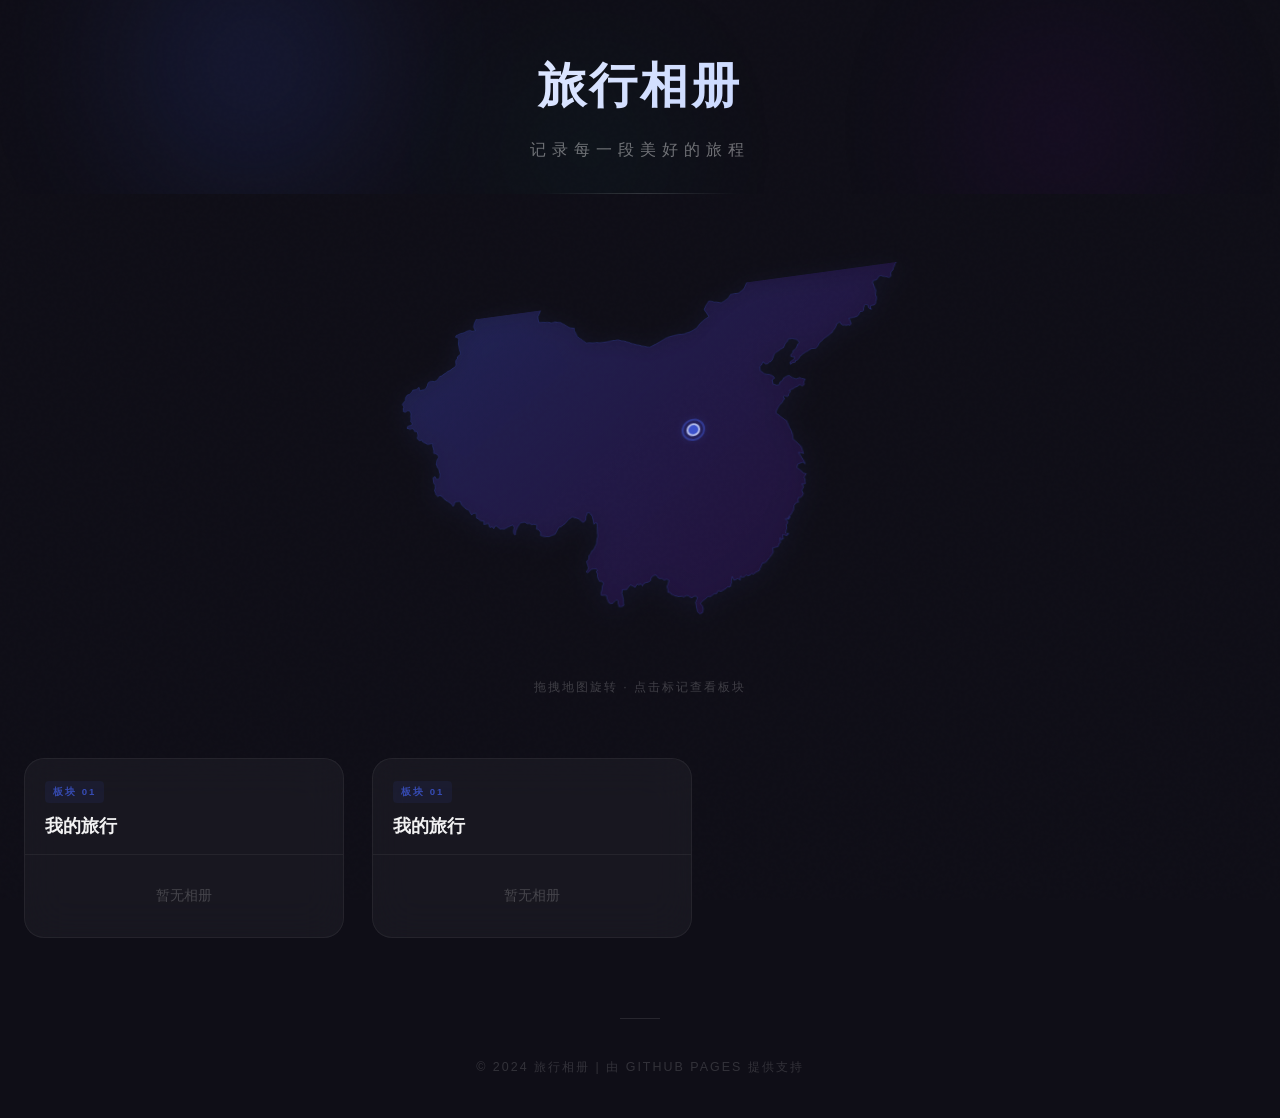
<file: index.html>
<!DOCTYPE html>
<html lang="zh-CN">
<head>
    <meta charset="UTF-8">
    <meta name="viewport" content="width=device-width, initial-scale=1.0">
    <title>旅行相册 - 记录美好旅程</title>
    <link rel="stylesheet" href="css/style.css">
    <link rel="stylesheet" href="css/animations.css">
</head>
<body>
    <div class="bg-decor">
        <div class="bg-orb"></div>
        <div class="bg-orb"></div>
        <div class="bg-orb"></div>
        <div class="bg-orb"></div>
        <div class="bg-orb"></div>
    </div>

    <div class="content-layer">
        <header class="hero-header">
            <div class="header-orbs">
                <div class="header-orb"></div>
                <div class="header-orb"></div>
                <div class="header-orb"></div>
            </div>
            <div class="container">
                <h1>旅行相册</h1>
                <p>记录每一段美好的旅程</p>
            </div>
        </header>

        <section class="map-section">
            <div class="map-wrapper" id="map-wrapper">
                <div class="map-scene" id="map-scene">
                    <img class="china-map-img" src="china.svg" alt="中国地图">
                    <div class="map-markers" id="map-markers"></div>
                </div>
            </div>
            <div class="map-hint">拖拽地图旋转 · 点击标记查看板块</div>
        </section>

        <section class="sections-area">
            <div class="sections-track" id="sections-track">
                <div class="loading-spinner" id="loading"></div>
            </div>
        </section>

        <footer>
            <p>&copy; 2024 旅行相册 | 由 GitHub Pages 提供支持</p>
        </footer>
    </div>

    <div class="modal" id="password-modal">
        <div class="modal-content modal-enter">
            <h3>输入密码访问</h3>
            <input type="password" id="password-input" placeholder="请输入访问密码" autocomplete="off">
            <button class="btn" id="password-submit">确认访问</button>
            <p class="error" id="password-error">密码错误，请重试</p>
        </div>
    </div>

    <script src="js/crypto.js"></script>
    <script src="js/github-api.js"></script>
    <script src="js/app.js"></script>
</body>
</html>
</file>
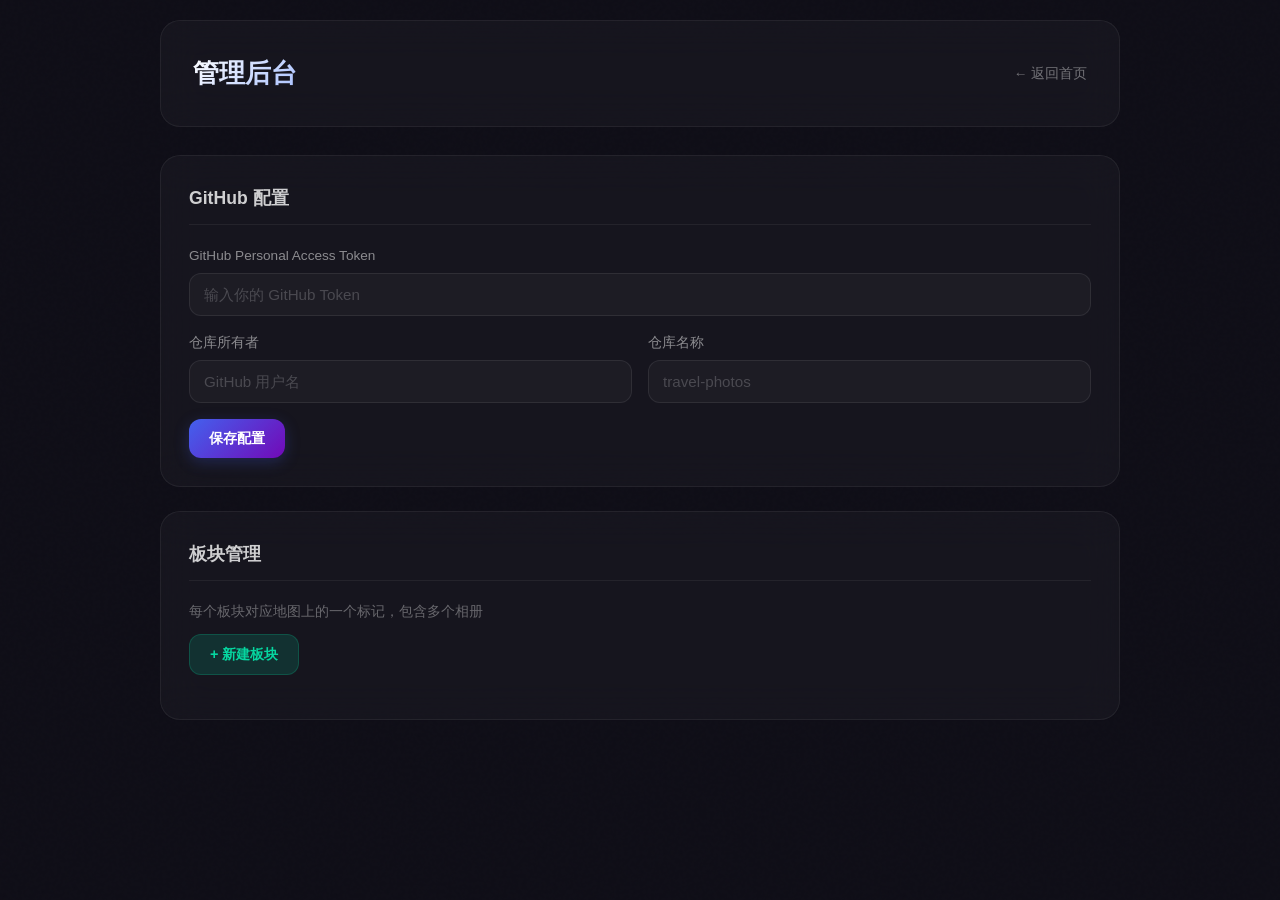
<file: admin.html>
<!DOCTYPE html>
<html lang="zh-CN">
<head>
    <meta charset="UTF-8">
    <meta name="viewport" content="width=device-width, initial-scale=1.0">
    <title>管理后台 - 旅行相册</title>
    <link rel="stylesheet" href="css/style.css">
    <link rel="stylesheet" href="css/animations.css">
    <style>
        .admin-container {
            max-width: 1000px;
            margin: 0 auto;
            padding: 20px;
        }
        
        .admin-header {
            background: rgba(255,255,255,0.03);
            backdrop-filter: blur(20px);
            color: white;
            padding: 32px;
            border-radius: 20px;
            margin-bottom: 28px;
            display: flex;
            justify-content: space-between;
            align-items: center;
            border: 1px solid rgba(255,255,255,0.06);
        }
        
        .admin-header h1 {
            font-size: 1.6rem;
            font-weight: 700;
            background: linear-gradient(135deg, #fff, #a8c0ff);
            -webkit-background-clip: text;
            -webkit-text-fill-color: transparent;
            background-clip: text;
        }
        
        .back-link {
            color: rgba(255,255,255,0.4);
            text-decoration: none;
            transition: var(--transition);
            font-size: 0.85rem;
        }
        
        .back-link:hover {
            color: rgba(255,255,255,0.8);
        }
        
        .section {
            background: rgba(255,255,255,0.03);
            backdrop-filter: blur(20px);
            border-radius: 20px;
            padding: 28px;
            margin-bottom: 24px;
            border: 1px solid rgba(255,255,255,0.06);
        }
        
        .section h2 {
            color: rgba(255,255,255,0.8);
            margin-bottom: 20px;
            padding-bottom: 12px;
            border-bottom: 1px solid rgba(255,255,255,0.06);
            font-size: 1.1rem;
            font-weight: 600;
        }
        
        .form-group {
            margin-bottom: 16px;
        }
        
        .form-group label {
            display: block;
            margin-bottom: 6px;
            font-weight: 500;
            color: rgba(255,255,255,0.5);
            font-size: 0.85rem;
        }
        
        .form-group input,
        .form-group textarea {
            width: 100%;
            padding: 12px 14px;
            border: 1px solid rgba(255,255,255,0.08);
            border-radius: 12px;
            font-size: 0.95rem;
            transition: var(--transition);
            background: rgba(255,255,255,0.03);
            color: white;
        }

        .form-group input::placeholder {
            color: rgba(255,255,255,0.2);
        }
        
        .form-group input:focus,
        .form-group textarea:focus {
            outline: none;
            border-color: rgba(67, 97, 238, 0.4);
            box-shadow: 0 0 0 3px rgba(67, 97, 238, 0.1);
            background: rgba(255,255,255,0.05);
        }
        
        .form-row {
            display: flex;
            gap: 16px;
        }
        
        .form-row .form-group {
            flex: 1;
        }
        
        .checkbox-group {
            display: flex;
            align-items: center;
            gap: 10px;
            margin-bottom: 15px;
        }
        
        .checkbox-group input[type="checkbox"] {
            width: 18px;
            height: 18px;
        }
        
        .btn {
            padding: 10px 20px;
            border: none;
            border-radius: 12px;
            font-size: 0.9rem;
            font-weight: 600;
            cursor: pointer;
            transition: var(--transition);
        }
        
        .btn-primary {
            background: linear-gradient(135deg, #4361ee, #7209b7);
            color: white;
            box-shadow: 0 4px 15px rgba(67, 97, 238, 0.25);
        }
        
        .btn-primary:hover {
            transform: translateY(-2px);
            box-shadow: 0 6px 20px rgba(67, 97, 238, 0.35);
        }
        
        .btn-danger {
            background: rgba(231, 76, 60, 0.15);
            color: #ff6b6b;
            border: 1px solid rgba(231, 76, 60, 0.2);
        }
        
        .btn-danger:hover {
            background: rgba(231, 76, 60, 0.25);
        }
        
        .btn-success {
            background: rgba(6, 214, 160, 0.15);
            color: #06d6a0;
            border: 1px solid rgba(6, 214, 160, 0.2);
        }
        
        .btn-success:hover {
            background: rgba(6, 214, 160, 0.25);
        }
        
        .btn-sm {
            padding: 6px 14px;
            font-size: 0.82rem;
        }
        
        .section-item {
            display: flex;
            justify-content: space-between;
            align-items: center;
            padding: 16px 18px;
            border: 1px solid rgba(255,255,255,0.06);
            border-radius: 14px;
            margin-bottom: 10px;
            transition: var(--transition);
            background: rgba(255,255,255,0.02);
        }
        
        .section-item:hover {
            background: rgba(255,255,255,0.05);
            border-color: rgba(255,255,255,0.1);
        }
        
        .section-info {
            flex: 1;
        }
        
        .section-name {
            font-weight: 600;
            color: rgba(255,255,255,0.9);
            margin-bottom: 4px;
        }
        
        .section-meta {
            font-size: 0.8rem;
            color: rgba(255,255,255,0.3);
        }
        
        .section-actions {
            display: flex;
            gap: 8px;
        }
        
        .album-item {
            position: relative;
            border-radius: 12px;
            overflow: hidden;
            box-shadow: 0 4px 15px rgba(0,0,0,0.3);
            border: 1px solid rgba(255,255,255,0.04);
            background: rgba(255,255,255,0.03);
        }
        
        .album-item img {
            width: 100%;
            height: 120px;
            object-fit: cover;
            display: block;
        }
        
        .album-item-name {
            padding: 10px 12px 4px;
            font-size: 0.85rem;
            font-weight: 600;
            color: rgba(255,255,255,0.9);
        }
        
        .album-item-count {
            padding: 0 12px 8px;
            font-size: 0.75rem;
            color: rgba(255,255,255,0.3);
        }
        
        .album-item-buttons {
            padding: 0 12px 12px;
            display: flex;
            gap: 6px;
            flex-wrap: wrap;
        }
        
        .album-item-buttons .btn {
            flex: 1;
            min-width: 50px;
        }
        
        .image-panel-grid {
            display: grid;
            grid-template-columns: repeat(auto-fill, minmax(180px, 1fr));
            gap: 14px;
        }
        
        .image-panel-item {
            border-radius: 12px;
            overflow: hidden;
            background: rgba(255,255,255,0.03);
            border: 1px solid rgba(255,255,255,0.06);
        }
        
        .image-panel-item img {
            width: 100%;
            height: 140px;
            object-fit: cover;
            display: block;
        }
        
        .image-panel-item-info {
            padding: 10px 12px;
            display: flex;
            align-items: center;
            gap: 8px;
        }
        
        .image-panel-item-index {
            font-size: 0.75rem;
            color: rgba(255,255,255,0.4);
            flex: 1;
        }
        
        .album-edit-btn {
            position: absolute;
            top: 6px;
            left: 6px;
            background: rgba(67, 97, 238, 0.8);
            color: white;
            border: none;
            border-radius: 6px;
            padding: 3px 8px;
            font-size: 0.7rem;
            cursor: pointer;
            opacity: 0;
            transition: var(--transition);
        }
        
        .album-item:hover .album-edit-btn {
            opacity: 1;
        }
        
        .album-delete-btn {
            position: absolute;
            top: 6px;
            right: 6px;
            background: rgba(231, 76, 60, 0.8);
            color: white;
            border: none;
            border-radius: 50%;
            width: 22px;
            height: 22px;
            cursor: pointer;
            display: flex;
            align-items: center;
            justify-content: center;
            font-size: 0.75rem;
            opacity: 0;
            transition: var(--transition);
        }
        
        .album-item:hover .album-delete-btn {
            opacity: 1;
        }
        
        .section-list, .album-list {
            list-style: none;
            margin-top: 16px;
        }
        
        .album-grid {
            display: grid;
            grid-template-columns: repeat(auto-fill, minmax(160px, 1fr));
            gap: 14px;
            margin-top: 16px;
        }
        
        .message {
            padding: 12px 16px;
            border-radius: 12px;
            margin-bottom: 16px;
            display: none;
            font-size: 0.9rem;
        }
        
        .message.success {
            background: rgba(6, 214, 160, 0.1);
            color: #06d6a0;
            border: 1px solid rgba(6, 214, 160, 0.15);
        }
        
        .message.error {
            background: rgba(231, 76, 60, 0.1);
            color: #ff6b6b;
            border: 1px solid rgba(231, 76, 60, 0.15);
        }
        
        .upload-area {
            border: 2px dashed rgba(255,255,255,0.08);
            border-radius: 14px;
            padding: 36px;
            text-align: center;
            cursor: pointer;
            transition: var(--transition);
            margin-top: 16px;
        }
        
        .upload-area:hover {
            border-color: rgba(67, 97, 238, 0.4);
            background: rgba(67, 97, 238, 0.05);
        }
        
        .upload-area p {
            color: rgba(255,255,255,0.3);
            font-size: 0.9rem;
        }
        
        #file-input {
            display: none;
        }
        
        .loading-overlay {
            display: none;
            position: fixed;
            top: 0;
            left: 0;
            width: 100%;
            height: 100%;
            background: rgba(0, 0, 0, 0.7);
            backdrop-filter: blur(10px);
            z-index: 1000;
            align-items: center;
            justify-content: center;
        }
        
        .loading-overlay.active {
            display: flex;
        }
        
        .loading-content {
            background: rgba(30, 30, 50, 0.95);
            backdrop-filter: blur(20px);
            padding: 36px 44px;
            border-radius: 20px;
            text-align: center;
            min-width: 300px;
            box-shadow: 0 30px 80px rgba(0,0,0,0.4);
            border: 1px solid rgba(255,255,255,0.06);
        }

        .progress-bar-wrapper {
            width: 100%;
        }

        .progress-bar-track {
            width: 100%;
            height: 6px;
            background: rgba(255,255,255,0.06);
            border-radius: 3px;
            overflow: hidden;
        }

        .progress-bar-fill {
            height: 100%;
            width: 0%;
            background: linear-gradient(90deg, #4361ee, #7209b7);
            border-radius: 3px;
            transition: width 0.3s ease;
            box-shadow: 0 0 10px rgba(67, 97, 238, 0.3);
        }

        .progress-bar-text {
            margin-top: 10px;
            font-size: 0.8rem;
            color: rgba(255,255,255,0.35);
            font-weight: 500;
            letter-spacing: 1px;
        }

        #loading-status {
            color: rgba(255,255,255,0.9);
            font-weight: 600;
        }

        #loading-detail {
            color: rgba(255,255,255,0.35);
            font-size: 0.82rem;
        }
    </style>
</head>
<body>
    <div class="bg-decor">
        <div class="bg-orb"></div>
        <div class="bg-orb"></div>
        <div class="bg-orb"></div>
        <div class="bg-orb"></div>
        <div class="bg-orb"></div>
    </div>

    <div class="content-layer">
    <div class="admin-container">
        <div class="admin-header">
            <h1>管理后台</h1>
            <a href="index.html" class="back-link">← 返回首页</a>
        </div>
        
        <div id="message" class="message"></div>
        
        <div class="section" id="config-section">
            <h2>GitHub 配置</h2>
            <div class="form-group">
                <label>GitHub Personal Access Token</label>
                <input type="password" id="token-input" placeholder="输入你的 GitHub Token">
            </div>
            <div class="form-row">
                <div class="form-group">
                    <label>仓库所有者</label>
                    <input type="text" id="owner-input" placeholder="GitHub 用户名">
                </div>
                <div class="form-group">
                    <label>仓库名称</label>
                    <input type="text" id="repo-input" placeholder="travel-photos">
                </div>
            </div>
            <button class="btn btn-primary" id="save-config">保存配置</button>
        </div>
        
        <div class="section" id="section-mgmt">
            <h2>板块管理</h2>
            <p style="color: rgba(255,255,255,0.35); font-size: 0.85rem; margin-bottom: 12px;">每个板块对应地图上的一个标记，包含多个相册</p>
            <button class="btn btn-success" id="add-section">+ 新建板块</button>
            <ul class="section-list" id="section-list"></ul>
        </div>
        
        <div class="section" id="album-section" style="display: none;">
            <h2>相册管理 - <span id="current-section-name"></span></h2>
            <button class="btn btn-success" id="add-album">+ 新建相册</button>
            <div class="album-grid" id="album-list"></div>
        </div>
        
        <div class="section" id="upload-section" style="display: none;">
            <h2>上传图片</h2>
            <input type="file" id="album-file-input" accept="image/*" multiple style="display: none;">
            <button class="btn btn-primary" id="upload-images">选择图片上传到当前相册</button>
        </div>
        
        <div class="section" id="image-panel" style="display: none;">
            <div style="display: flex; justify-content: space-between; align-items: center; margin-bottom: 16px;">
                <h2 id="image-panel-title" style="margin-bottom: 0;">图片列表</h2>
                <button class="btn btn-sm" style="background:rgba(255,255,255,0.1);color:rgba(255,255,255,0.7)" onclick="Admin.hideImagePanel()">关闭</button>
            </div>
            <div class="image-panel-grid" id="image-panel-grid"></div>
        </div>
    </div>
    </div>
    
    <div class="loading-overlay" id="loading-overlay">
        <div class="loading-content">
            <div class="loading-spinner"></div>
            <p id="loading-status" style="margin-top: 15px; font-weight: 600;">处理中...</p>
            <p id="loading-detail" style="margin-top: 6px; font-size: 0.85rem; color: #6b7280;"></p>
            <div class="progress-bar-wrapper" id="progress-wrapper" style="display: none; margin-top: 14px;">
                <div class="progress-bar-track">
                    <div class="progress-bar-fill" id="progress-fill"></div>
                </div>
                <div class="progress-bar-text" id="progress-text">0%</div>
            </div>
        </div>
    </div>
    
    <script src="js/crypto.js"></script>
    <script src="js/github-api.js"></script>
    <script src="js/compressor.js"></script>
    <script src="js/admin.js"></script>
</body>
</html>
</file>
<file: css/style.css>
:root {
    --primary-color: #1a1a2e;
    --secondary-color: #4361ee;
    --accent-color: #e74c3c;
    --background-color: #0f0e17;
    --card-background: rgba(255, 255, 255, 0.04);
    --text-color: #fffffe;
    --text-light: rgba(255, 255, 255, 0.5);
    --shadow: 0 4px 20px rgba(0, 0, 0, 0.2);
    --shadow-hover: 0 16px 40px rgba(0, 0, 0, 0.3);
    --radius: 20px;
    --transition: all 0.3s cubic-bezier(0.4, 0, 0.2, 1);
    --border: rgba(255, 255, 255, 0.06);
    --glass: rgba(255, 255, 255, 0.03);
}

* {
    margin: 0;
    padding: 0;
    box-sizing: border-box;
}

body {
    font-family: -apple-system, BlinkMacSystemFont, 'Segoe UI', Roboto, 'Helvetica Neue', Arial, sans-serif;
    background: var(--background-color);
    color: var(--text-color);
    line-height: 1.6;
    min-height: 100vh;
    position: relative;
    overflow-x: hidden;
}

/* ===== 背景装饰层 ===== */
.bg-decor {
    position: fixed;
    inset: 0;
    pointer-events: none;
    z-index: 0;
    overflow: hidden;
}

.bg-orb {
    position: absolute;
    border-radius: 50%;
    filter: blur(100px);
    opacity: 0;
    animation: bgOrbFloat 20s ease-in-out infinite, bgOrbFade 2s ease forwards;
}

.bg-orb:nth-child(1) {
    width: 500px;
    height: 500px;
    background: rgba(67, 97, 238, 0.12);
    top: -10%;
    left: -10%;
    animation-delay: 0s;
}

.bg-orb:nth-child(2) {
    width: 400px;
    height: 400px;
    background: rgba(114, 9, 183, 0.1);
    top: 30%;
    right: -10%;
    animation-delay: -4s;
    animation-duration: 25s;
}

.bg-orb:nth-child(3) {
    width: 350px;
    height: 350px;
    background: rgba(6, 214, 160, 0.06);
    bottom: -5%;
    left: 20%;
    animation-delay: -8s;
    animation-duration: 22s;
}

.bg-orb:nth-child(4) {
    width: 300px;
    height: 300px;
    background: rgba(255, 107, 107, 0.06);
    top: 50%;
    left: 50%;
    animation-delay: -12s;
    animation-duration: 28s;
}

.bg-orb:nth-child(5) {
    width: 250px;
    height: 250px;
    background: rgba(67, 97, 238, 0.08);
    top: 10%;
    right: 20%;
    animation-delay: -6s;
    animation-duration: 18s;
}

@keyframes bgOrbFloat {
    0%, 100% { transform: translate(0, 0) scale(1); }
    20% { transform: translate(50px, -40px) scale(1.1); }
    40% { transform: translate(-40px, 60px) scale(0.9); }
    60% { transform: translate(60px, 30px) scale(1.05); }
    80% { transform: translate(-30px, -50px) scale(0.95); }
}

@keyframes bgOrbFade {
    from { opacity: 0; }
    to { opacity: 1; }
}

/* 背景噪点纹理 */
.bg-decor::after {
    content: '';
    position: absolute;
    inset: 0;
    background-image: url("data:image/svg+xml,%3Csvg viewBox='0 0 256 256' xmlns='http://www.w3.org/2000/svg'%3E%3Cfilter id='noise'%3E%3CfeTurbulence type='fractalNoise' baseFrequency='0.9' numOctaves='4' stitchTiles='stitch'/%3E%3C/filter%3E%3Crect width='100%25' height='100%25' filter='url(%23noise)' opacity='0.03'/%3E%3C/svg%3E");
    opacity: 0.4;
}

.content-layer {
    position: relative;
    z-index: 1;
}

.scroll-animate {
    opacity: 0;
}

.scroll-animate.visible {
    opacity: 1;
}

.container {
    max-width: 1200px;
    margin: 0 auto;
    padding: 0 24px;
}

/* ===== Header ===== */
header {
    background: transparent;
    color: white;
    padding: 72px 0 64px;
    text-align: center;
    margin-bottom: 48px;
    position: relative;
    overflow: hidden;
}

.hero-header {
    background: transparent;
    color: white;
    padding: 48px 0 32px;
    text-align: center;
    position: relative;
    overflow: hidden;
}

.hero-header::before {
    content: '';
    position: absolute;
    bottom: 0;
    left: 50%;
    transform: translateX(-50%);
    width: 200px;
    height: 1px;
    background: linear-gradient(90deg, transparent, rgba(255,255,255,0.15), transparent);
}

header::before {
    content: '';
    position: absolute;
    bottom: 0;
    left: 50%;
    transform: translateX(-50%);
    width: 200px;
    height: 1px;
    background: linear-gradient(90deg, transparent, rgba(255,255,255,0.15), transparent);
}

.header-orbs {
    position: absolute;
    inset: 0;
    overflow: hidden;
    pointer-events: none;
}

.header-orb {
    position: absolute;
    border-radius: 50%;
    filter: blur(80px);
    opacity: 0.5;
    animation: orbFloat 12s ease-in-out infinite;
}

.header-orb:nth-child(1) {
    width: 250px;
    height: 250px;
    background: rgba(67, 97, 238, 0.3);
    top: -60px;
    left: 10%;
}

.header-orb:nth-child(2) {
    width: 180px;
    height: 180px;
    background: rgba(114, 9, 183, 0.25);
    top: 20%;
    right: 10%;
    animation-delay: -3s;
}

.header-orb:nth-child(3) {
    width: 150px;
    height: 150px;
    background: rgba(6, 214, 160, 0.15);
    bottom: -30px;
    left: 40%;
    animation-delay: -6s;
}

@keyframes orbFloat {
    0%, 100% { transform: translate(0, 0) scale(1); }
    25% { transform: translate(30px, -20px) scale(1.1); }
    50% { transform: translate(-20px, 30px) scale(0.9); }
    75% { transform: translate(20px, 10px) scale(1.05); }
}

@keyframes headerGlow {
    0%, 100% { transform: translate(0, 0); }
    50% { transform: translate(20px, -20px); }
}

header h1 {
    font-size: 3rem;
    font-weight: 800;
    margin-bottom: 12px;
    position: relative;
    background: linear-gradient(135deg, #ffffff 0%, #a8c0ff 50%, #7c83ff 100%);
    background-size: 200% 200%;
    -webkit-background-clip: text;
    -webkit-text-fill-color: transparent;
    background-clip: text;
    animation: shimmer 4s ease-in-out infinite;
    letter-spacing: 3px;
}

@keyframes shimmer {
    0%, 100% { background-position: 0% 50%; }
    50% { background-position: 100% 50%; }
}

header p {
    font-size: 1rem;
    opacity: 0.4;
    position: relative;
    letter-spacing: 6px;
    font-weight: 300;
    text-transform: uppercase;
}

/* ===== Map Section ===== */
.map-section {
    padding: 0 0 40px;
    position: relative;
}

.map-wrapper {
    perspective: 1200px;
    perspective-origin: 50% 40%;
    max-width: 900px;
    margin: 0 auto;
    height: 420px;
    display: flex;
    align-items: center;
    justify-content: center;
    cursor: grab;
    user-select: none;
}

.map-wrapper:active {
    cursor: grabbing;
}

.map-scene {
    position: relative;
    width: 550px;
    height: 360px;
    transform-style: preserve-3d;
    transform: rotateX(25deg) rotateY(-15deg);
    transition: transform 0.1s linear;
}

.china-map {
    width: 100%;
    height: 100%;
    pointer-events: none;
}

.china-map-img {
    width: 100%;
    height: 100%;
    object-fit: contain;
    pointer-events: none;
    filter: drop-shadow(0 4px 12px rgba(67,97,238,0.3));
}

.map-outline {
    transition: stroke 0.3s ease;
}

.map-grid {
    opacity: 0.5;
}

.map-markers {
    position: absolute;
    inset: 0;
    pointer-events: none;
}

.map-marker {
    position: absolute;
    width: 24px;
    height: 24px;
    transform: translate(-50%, -50%);
    cursor: pointer;
    pointer-events: auto;
    z-index: 2;
}

.map-marker-dot {
    width: 14px;
    height: 14px;
    border-radius: 50%;
    background: rgba(67, 97, 238, 0.8);
    border: 2px solid rgba(255,255,255,0.6);
    box-shadow: 0 0 12px rgba(67, 97, 238, 0.5);
    transition: all 0.3s ease;
    margin: 5px;
}

.map-marker:hover .map-marker-dot {
    transform: scale(1.3);
    background: rgba(67, 97, 238, 1);
    box-shadow: 0 0 20px rgba(67, 97, 238, 0.8);
}

.map-marker.active .map-marker-dot {
    background: rgba(255, 107, 107, 0.9);
    box-shadow: 0 0 20px rgba(255, 107, 107, 0.6);
    transform: scale(1.2);
}

.map-marker-pulse {
    position: absolute;
    inset: 0;
    border-radius: 50%;
    border: 2px solid rgba(67, 97, 238, 0.4);
    animation: markerPulse 2s ease-out infinite;
}

.map-marker.active .map-marker-pulse {
    border-color: rgba(255, 107, 107, 0.4);
}

@keyframes markerPulse {
    0% { transform: scale(1); opacity: 1; }
    100% { transform: scale(2.5); opacity: 0; }
}

.map-marker-label {
    position: absolute;
    top: -32px;
    left: 50%;
    transform: translateX(-50%);
    background: rgba(0,0,0,0.7);
    backdrop-filter: blur(8px);
    color: white;
    padding: 4px 10px;
    border-radius: 6px;
    font-size: 0.72rem;
    white-space: nowrap;
    opacity: 0;
    transition: opacity 0.3s ease;
    pointer-events: none;
    border: 1px solid rgba(255,255,255,0.1);
}

.map-marker:hover .map-marker-label,
.map-marker.active .map-marker-label {
    opacity: 1;
}

.map-hint {
    text-align: center;
    color: rgba(255,255,255,0.2);
    font-size: 0.78rem;
    letter-spacing: 2px;
    margin-top: 16px;
}

/* ===== Sections Area ===== */
.sections-area {
    padding: 0 0 60px;
    overflow: hidden;
}

.sections-track {
    display: flex;
    gap: 28px;
    padding: 20px 24px;
    overflow-x: auto;
    cursor: grab;
    scrollbar-width: none;
    -ms-overflow-style: none;
    scroll-behavior: auto;
}

.sections-track::-webkit-scrollbar {
    display: none;
}

.sections-track:active {
    cursor: grabbing;
}

.section-block {
    flex: 0 0 320px;
    background: rgba(255,255,255,0.04);
    backdrop-filter: blur(20px);
    border-radius: 20px;
    border: 1px solid rgba(255,255,255,0.06);
    overflow: hidden;
    transition: all 0.4s var(--ease-out-expo);
}

.section-block:hover {
    border-color: rgba(67,97,238,0.2);
    box-shadow: 0 8px 30px rgba(67,97,238,0.1);
}

.section-header {
    padding: 18px 20px 14px;
    border-bottom: 1px solid rgba(255,255,255,0.06);
}

.section-header-tag {
    display: inline-block;
    font-size: 0.6rem;
    font-weight: 600;
    letter-spacing: 2px;
    text-transform: uppercase;
    color: rgba(67, 97, 238, 0.7);
    background: rgba(67, 97, 238, 0.08);
    padding: 3px 8px;
    border-radius: 4px;
    margin-bottom: 8px;
}

.section-header-title {
    font-size: 1.15rem;
    font-weight: 700;
    color: rgba(255,255,255,0.95);
}

.section-albums {
    display: flex;
    flex-direction: column;
    gap: 2px;
    max-height: 420px;
    overflow-y: auto;
    scrollbar-width: none;
    -ms-overflow-style: none;
}

.section-albums::-webkit-scrollbar {
    display: none;
}

.album-row {
    display: flex;
    align-items: center;
    gap: 14px;
    padding: 12px 20px;
    cursor: pointer;
    transition: all 0.3s ease;
    position: relative;
}

.album-row:hover {
    background: rgba(255,255,255,0.04);
}

.album-row::after {
    content: '';
    position: absolute;
    bottom: 0;
    left: 20px;
    right: 20px;
    height: 1px;
    background: rgba(255,255,255,0.04);
}

.album-row:last-child::after {
    display: none;
}

.album-row-cover {
    width: 52px;
    height: 52px;
    border-radius: 10px;
    overflow: hidden;
    flex-shrink: 0;
}

.album-row-cover img {
    width: 100%;
    height: 100%;
    object-fit: cover;
    display: block;
}

.album-row-info {
    flex: 1;
    min-width: 0;
}

.album-row-name {
    font-size: 0.88rem;
    font-weight: 600;
    color: rgba(255,255,255,0.9);
    white-space: nowrap;
    overflow: hidden;
    text-overflow: ellipsis;
}

.album-row-count {
    font-size: 0.72rem;
    color: rgba(255,255,255,0.3);
    margin-top: 2px;
}

.album-row-arrow {
    color: rgba(255,255,255,0.15);
    transition: all 0.3s ease;
    flex-shrink: 0;
}

.album-row:hover .album-row-arrow {
    color: rgba(67, 97, 238, 0.7);
    transform: translateX(3px);
}
    position: relative;
    width: 100%;
}

.albums-track {
    display: flex;
    gap: 24px;
    padding: 20px 0;
    overflow-x: auto;
    scroll-behavior: smooth;
    scrollbar-width: none;
    -ms-overflow-style: none;
}

.albums-track::-webkit-scrollbar {
    display: none;
}

.album-card {
    flex: 0 0 340px;
    background: rgba(255,255,255,0.04);
    backdrop-filter: blur(20px);
    border-radius: 20px;
    overflow: hidden;
    border: 1px solid rgba(255,255,255,0.06);
    cursor: default;
    transition: all 0.4s var(--ease-out-expo);
    opacity: 0.5;
    transform: scale(0.95);
    padding: 20px;
}

.album-card.active {
    opacity: 1;
    transform: scale(1);
    border-color: rgba(67, 97, 238, 0.3);
    box-shadow: 0 8px 40px rgba(67, 97, 238, 0.15);
}

.album-card:hover {
    opacity: 1;
    transform: scale(1.01);
    border-color: rgba(67, 97, 238, 0.2);
}

.album-card-header {
    margin-bottom: 16px;
    padding-bottom: 12px;
    border-bottom: 1px solid rgba(255,255,255,0.06);
}

.album-card-tag {
    display: inline-block;
    font-size: 0.62rem;
    font-weight: 600;
    letter-spacing: 2px;
    text-transform: uppercase;
    color: rgba(67, 97, 238, 0.7);
    margin-bottom: 6px;
    background: rgba(67, 97, 238, 0.08);
    padding: 3px 8px;
    border-radius: 4px;
}

.album-card-title {
    font-size: 1.15rem;
    font-weight: 700;
    color: rgba(255,255,255,0.95);
}

.album-card-albums {
    display: flex;
    flex-direction: column;
    gap: 10px;
    max-height: 380px;
    overflow-y: auto;
    scrollbar-width: none;
    -ms-overflow-style: none;
}

.album-card-albums::-webkit-scrollbar {
    display: none;
}

.album-card-album {
    display: flex;
    align-items: center;
    gap: 12px;
    padding: 8px;
    border-radius: 12px;
    transition: all 0.3s ease;
    cursor: pointer;
}

.album-card-album:hover {
    background: rgba(255,255,255,0.06);
    transform: translateX(4px);
}

.album-card-album-cover {
    width: 56px;
    height: 56px;
    border-radius: 10px;
    overflow: hidden;
    flex-shrink: 0;
}

.album-card-album-cover img {
    width: 100%;
    height: 100%;
    object-fit: cover;
    display: block;
}

.album-card-album-info {
    flex: 1;
    min-width: 0;
}

.album-card-album-name {
    font-size: 0.88rem;
    font-weight: 600;
    color: rgba(255,255,255,0.9);
    white-space: nowrap;
    overflow: hidden;
    text-overflow: ellipsis;
}

.album-card-album-count {
    font-size: 0.72rem;
    color: rgba(255,255,255,0.3);
    margin-top: 2px;
}

.album-card-album-arrow {
    color: rgba(255,255,255,0.15);
    transition: all 0.3s ease;
    flex-shrink: 0;
}

.album-card-album:hover .album-card-album-arrow {
    color: rgba(67, 97, 238, 0.7);
    transform: translateX(3px);
}

/* ===== Card Grid ===== */
.grid {
    display: flex;
    flex-direction: column;
    gap: 0;
    padding-bottom: 40px;
}

.empty-hint {
    text-align: center;
    color: rgba(255,255,255,0.25);
    padding: 100px 20px;
    font-size: 1rem;
    letter-spacing: 2px;
}

/* ===== Album Row Layout ===== */
.album-row {
    padding: 0 0 80px;
    cursor: pointer;
}

.album-row-inner {
    display: flex;
    align-items: center;
    gap: 60px;
    max-width: 1100px;
    margin: 0 auto;
    padding: 0 24px;
}

.album-row-inner.reverse {
    flex-direction: row-reverse;
}

.album-cover {
    flex: 1.2;
    position: relative;
    border-radius: 20px;
    overflow: hidden;
    box-shadow: 0 8px 40px rgba(0, 0, 0, 0.3);
    aspect-ratio: 16 / 10;
}

.album-cover img {
    width: 100%;
    height: 100%;
    object-fit: cover;
    display: block;
    transition: transform 0.7s cubic-bezier(0.4, 0, 0.2, 1);
}

.album-row:hover .album-cover img {
    transform: scale(1.06);
}

.album-cover::after {
    content: '';
    position: absolute;
    inset: 0;
    border-radius: 20px;
    border: 1px solid rgba(255,255,255,0.06);
    pointer-events: none;
    transition: border-color 0.4s ease;
}

.album-row:hover .album-cover::after {
    border-color: rgba(67, 97, 238, 0.25);
}

.album-lock {
    position: absolute;
    top: 16px;
    right: 16px;
    background: rgba(0, 0, 0, 0.5);
    backdrop-filter: blur(12px);
    color: rgba(255,255,255,0.8);
    width: 40px;
    height: 40px;
    border-radius: 50%;
    display: flex;
    align-items: center;
    justify-content: center;
    z-index: 2;
    border: 1px solid rgba(255,255,255,0.1);
}

.album-info {
    flex: 0.8;
    padding: 20px 0;
}

.album-tag {
    display: inline-block;
    font-size: 0.7rem;
    font-weight: 600;
    letter-spacing: 3px;
    text-transform: uppercase;
    color: rgba(67, 97, 238, 0.7);
    margin-bottom: 14px;
    background: rgba(67, 97, 238, 0.08);
    padding: 5px 12px;
    border-radius: 6px;
}

.album-title {
    font-size: 2rem;
    font-weight: 800;
    color: rgba(255,255,255,0.95);
    margin-bottom: 10px;
    line-height: 1.2;
    letter-spacing: 1px;
}

.album-meta {
    font-size: 0.88rem;
    color: rgba(255,255,255,0.3);
    margin-bottom: 24px;
    letter-spacing: 1px;
}

.album-arrow {
    display: inline-flex;
    align-items: center;
    justify-content: center;
    width: 48px;
    height: 48px;
    border-radius: 50%;
    background: rgba(255,255,255,0.04);
    border: 1px solid rgba(255,255,255,0.06);
    color: rgba(255,255,255,0.3);
    transition: all 0.4s ease;
}

.album-row:hover .album-arrow {
    background: rgba(67, 97, 238, 0.15);
    border-color: rgba(67, 97, 238, 0.3);
    color: rgba(67, 97, 238, 0.9);
    transform: translateX(6px);
}

.card {
    background: var(--card-background);
    border-radius: 24px;
    box-shadow: 0 4px 30px rgba(0, 0, 0, 0.2);
    overflow: hidden;
    transition: all 0.5s cubic-bezier(0.4, 0, 0.2, 1);
    cursor: pointer;
    position: relative;
    border: 1px solid var(--border);
    backdrop-filter: blur(20px);
}

.card::before {
    content: '';
    position: absolute;
    inset: 0;
    border-radius: 24px;
    background: linear-gradient(135deg, rgba(67, 97, 238, 0.1) 0%, transparent 50%, rgba(114, 9, 183, 0.05) 100%);
    opacity: 0;
    transition: opacity 0.5s ease;
    z-index: 1;
    pointer-events: none;
}

.card::after {
    content: '';
    position: absolute;
    inset: -1px;
    border-radius: 25px;
    background: linear-gradient(135deg, rgba(67, 97, 238, 0.2), transparent 40%, rgba(114, 9, 183, 0.15));
    z-index: -1;
    opacity: 0;
    transition: opacity 0.5s ease;
}

.card:hover {
    transform: translateY(-10px) scale(1.02);
    box-shadow: 0 24px 50px rgba(67, 97, 238, 0.15), 0 0 80px rgba(67, 97, 238, 0.05);
    border-color: rgba(67, 97, 238, 0.15);
}

.card:hover::before,
.card:hover::after {
    opacity: 1;
}

.card-image-wrapper {
    overflow: hidden;
    height: 220px;
    position: relative;
}

.card-image-wrapper::after {
    content: '';
    position: absolute;
    bottom: 0;
    left: 0;
    right: 0;
    height: 50%;
    background: linear-gradient(transparent, rgba(15, 14, 23, 0.6));
    pointer-events: none;
    z-index: 1;
}

.card-image {
    width: 100%;
    height: 100%;
    object-fit: cover;
    display: block;
    transition: transform 0.7s cubic-bezier(0.4, 0, 0.2, 1);
}

.card:hover .card-image {
    transform: scale(1.1);
}

.card-content {
    padding: 22px 24px;
    position: relative;
}

.card-title {
    font-size: 1.15rem;
    font-weight: 700;
    margin-bottom: 6px;
    color: #fffffe;
    letter-spacing: 0.5px;
}

.card-count {
    font-size: 0.8rem;
    color: rgba(255, 255, 255, 0.35);
    display: flex;
    align-items: center;
    gap: 8px;
}

.card-count::before {
    content: '';
    width: 16px;
    height: 1px;
    background: rgba(255, 255, 255, 0.2);
}

.card-lock {
    position: absolute;
    top: 16px;
    right: 16px;
    background: rgba(0, 0, 0, 0.5);
    backdrop-filter: blur(12px);
    color: white;
    width: 36px;
    height: 36px;
    border-radius: 50%;
    display: flex;
    align-items: center;
    justify-content: center;
    font-size: 0.85rem;
    z-index: 3;
    border: 1px solid rgba(255,255,255,0.1);
}

/* ===== Gallery Header ===== */
.gallery-header {
    background: transparent;
    color: white;
    padding: 40px 0 36px;
    margin-bottom: 32px;
    position: relative;
    overflow: hidden;
}

.gallery-header .back-btn {
    display: inline-flex;
    align-items: center;
    gap: 8px;
    color: rgba(255,255,255,0.5);
    text-decoration: none;
    font-size: 0.85rem;
    margin-bottom: 20px;
    transition: var(--transition);
    position: relative;
}

.gallery-header .back-btn:hover {
    color: rgba(255,255,255,0.9);
    transform: translateX(-3px);
}

.gallery-header-top {
    display: flex;
    justify-content: space-between;
    align-items: flex-end;
    position: relative;
}

.gallery-header h1 {
    font-size: 2rem;
    margin-bottom: 4px;
    background: linear-gradient(135deg, #ffffff, #a8c0ff);
    -webkit-background-clip: text;
    -webkit-text-fill-color: transparent;
    background-clip: text;
    font-weight: 700;
}

.gallery-subtitle {
    font-size: 0.82rem;
    opacity: 0.3;
    letter-spacing: 2px;
    text-transform: uppercase;
}

/* ===== View Toggle ===== */
.view-toggle {
    display: flex;
    position: relative;
    background: rgba(255,255,255,0.05);
    border-radius: 12px;
    padding: 4px;
    backdrop-filter: blur(12px);
    flex-shrink: 0;
    border: 1px solid rgba(255,255,255,0.06);
}

.toggle-btn {
    display: flex;
    align-items: center;
    gap: 6px;
    padding: 8px 16px;
    border: none;
    background: transparent;
    color: rgba(255,255,255,0.35);
    font-size: 0.8rem;
    font-weight: 500;
    cursor: pointer;
    border-radius: 10px;
    transition: var(--transition);
    position: relative;
    z-index: 1;
    white-space: nowrap;
}

.toggle-btn.active {
    color: var(--text-color);
}

.toggle-btn:hover:not(.active) {
    color: rgba(255,255,255,0.7);
}

.toggle-slider {
    position: absolute;
    top: 4px;
    left: 4px;
    width: calc(50% - 4px);
    height: calc(100% - 8px);
    background: rgba(255,255,255,0.1);
    border-radius: 10px;
    transition: transform 0.3s cubic-bezier(0.4, 0, 0.2, 1);
    box-shadow: 0 2px 10px rgba(0,0,0,0.2);
    border: 1px solid rgba(255,255,255,0.08);
}

/* ===== Gallery Grid ===== */
.gallery-grid {
    columns: 3;
    column-gap: 18px;
    padding-bottom: 60px;
}

.gallery-grid-compact {
    columns: 4;
    column-gap: 12px;
}

.gallery-empty {
    text-align: center;
    color: rgba(255,255,255,0.3);
    padding: 80px 20px;
    font-size: 1rem;
    grid-column: 1 / -1;
    letter-spacing: 1px;
}

.gallery-item {
    break-inside: avoid;
    margin-bottom: 18px;
    border-radius: 16px;
    overflow: hidden;
    box-shadow: 0 4px 20px rgba(0, 0, 0, 0.3);
    cursor: pointer;
    transition: all 0.5s cubic-bezier(0.4, 0, 0.2, 1);
    position: relative;
    border: 1px solid rgba(255,255,255,0.04);
}

.gallery-grid-compact .gallery-item {
    margin-bottom: 12px;
    border-radius: 12px;
}

.gallery-item::before {
    content: '';
    position: absolute;
    inset: -1px;
    border-radius: 17px;
    background: linear-gradient(135deg, rgba(67, 97, 238, 0.2), transparent, rgba(114, 9, 183, 0.1));
    z-index: -1;
    opacity: 0;
    transition: opacity 0.5s ease;
}

.gallery-item:hover {
    transform: translateY(-6px) scale(1.01);
    box-shadow: 0 20px 40px rgba(67, 97, 238, 0.12), 0 0 60px rgba(67, 97, 238, 0.04);
    border-color: rgba(67, 97, 238, 0.15);
}

.gallery-item:hover::before {
    opacity: 1;
}

.gallery-item img {
    width: 100%;
    display: block;
    transition: opacity 0.5s ease, transform 0.6s cubic-bezier(0.4, 0, 0.2, 1);
}

.gallery-item:hover img {
    transform: scale(1.04);
}

.gallery-grid-compact .gallery-item:hover img {
    transform: scale(1.06);
}

.gallery-item-overlay {
    position: absolute;
    bottom: 0;
    left: 0;
    right: 0;
    padding: 50px 14px 14px;
    background: linear-gradient(transparent, rgba(0,0,0,0.5));
    opacity: 0;
    transition: opacity 0.4s ease;
    display: flex;
    align-items: flex-end;
    justify-content: flex-end;
}

.gallery-item:hover .gallery-item-overlay {
    opacity: 1;
}

.gallery-item-index {
    color: rgba(255,255,255,0.8);
    font-size: 0.72rem;
    font-weight: 600;
    background: rgba(255,255,255,0.1);
    backdrop-filter: blur(8px);
    padding: 4px 10px;
    border-radius: 20px;
    border: 1px solid rgba(255,255,255,0.08);
    letter-spacing: 1.5px;
}

/* ===== Lightbox ===== */
.lightbox {
    display: none;
    position: fixed;
    top: 0;
    left: 0;
    width: 100%;
    height: 100%;
    z-index: 1000;
    align-items: center;
    justify-content: center;
}

.lightbox.active {
    display: flex;
}

.lightbox-overlay {
    position: absolute;
    top: 0;
    left: 0;
    width: 100%;
    height: 100%;
    background: rgba(0, 0, 0, 0.95);
    backdrop-filter: blur(20px);
    opacity: 0;
    transition: opacity 0.3s ease;
}

.lightbox.active .lightbox-overlay {
    opacity: 1;
}

.lightbox-container {
    position: relative;
    max-width: 90vw;
    max-height: 90vh;
    display: flex;
    align-items: center;
    justify-content: center;
    z-index: 1;
    min-width: 200px;
    min-height: 200px;
}

.lightbox-image-wrapper {
    display: flex;
    align-items: center;
    justify-content: center;
    position: relative;
}

.lightbox-image-wrapper.loading::after {
    content: '';
    width: 36px;
    height: 36px;
    border: 3px solid rgba(255,255,255,0.1);
    border-top: 3px solid rgba(255,255,255,0.5);
    border-radius: 50%;
    animation: spin 0.7s linear infinite;
    position: absolute;
}

.lightbox-image-wrapper img {
    max-width: 88vw;
    max-height: 82vh;
    object-fit: contain;
    border-radius: 12px;
    box-shadow: 0 40px 100px rgba(0, 0, 0, 0.6);
    opacity: 1;
    transform: translateX(0);
    transition: opacity 0.25s ease, transform 0.25s ease;
}

.lightbox-close {
    position: fixed;
    top: 20px;
    right: 20px;
    color: rgba(255,255,255,0.5);
    cursor: pointer;
    background: rgba(255, 255, 255, 0.05);
    border: 1px solid rgba(255,255,255,0.08);
    width: 44px;
    height: 44px;
    border-radius: 50%;
    display: flex;
    align-items: center;
    justify-content: center;
    transition: var(--transition);
    backdrop-filter: blur(8px);
    z-index: 10;
}

.lightbox-close:hover {
    background: rgba(255, 255, 255, 0.15);
    color: white;
    transform: rotate(90deg);
}

.lightbox-nav {
    position: fixed;
    top: 50%;
    transform: translateY(-50%);
    background: rgba(255, 255, 255, 0.05);
    backdrop-filter: blur(8px);
    color: rgba(255,255,255,0.5);
    border: 1px solid rgba(255,255,255,0.06);
    width: 52px;
    height: 52px;
    cursor: pointer;
    font-size: 1.5rem;
    border-radius: 50%;
    transition: var(--transition);
    display: flex;
    align-items: center;
    justify-content: center;
    z-index: 10;
}

.lightbox-nav:hover {
    background: rgba(255, 255, 255, 0.15);
    color: white;
    transform: translateY(-50%) scale(1.1);
}

.lightbox-prev {
    left: 20px;
}

.lightbox-next {
    right: 20px;
}

.lightbox-info {
    position: fixed;
    bottom: 24px;
    left: 50%;
    transform: translateX(-50%);
    z-index: 10;
}

.lightbox-counter {
    color: rgba(255, 255, 255, 0.3);
    font-size: 0.82rem;
    font-weight: 500;
    letter-spacing: 4px;
}

/* ===== Image Badge (Admin) ===== */
.image-badge {
    position: absolute;
    top: 8px;
    left: 8px;
    background: linear-gradient(135deg, #4361ee, #7209b7);
    color: white;
    font-size: 0.65rem;
    font-weight: 600;
    padding: 3px 9px;
    border-radius: 6px;
    letter-spacing: 0.5px;
    box-shadow: 0 2px 12px rgba(67, 97, 238, 0.4);
    z-index: 1;
}

/* ===== Modal ===== */
.modal {
    display: none;
    position: fixed;
    top: 0;
    left: 0;
    width: 100%;
    height: 100%;
    background: rgba(0, 0, 0, 0.7);
    backdrop-filter: blur(10px);
    z-index: 1000;
    align-items: center;
    justify-content: center;
    opacity: 0;
    transition: opacity 0.3s ease;
}

.modal.active {
    display: flex;
    opacity: 1;
}

.modal-content {
    background: rgba(30, 30, 50, 0.95);
    backdrop-filter: blur(20px);
    padding: 40px;
    border-radius: 24px;
    width: 90%;
    max-width: 400px;
    text-align: center;
    box-shadow: 0 30px 80px rgba(0, 0, 0, 0.4);
    border: 1px solid rgba(255,255,255,0.06);
}

.modal-content h3 {
    margin-bottom: 24px;
    color: #fffffe;
    font-size: 1.3rem;
    font-weight: 700;
}

.modal-content input {
    width: 100%;
    padding: 14px 18px;
    border: 1px solid rgba(255,255,255,0.08);
    border-radius: 14px;
    font-size: 1rem;
    margin-bottom: 18px;
    transition: var(--transition);
    background: rgba(255,255,255,0.04);
    color: white;
}

.modal-content input::placeholder {
    color: rgba(255,255,255,0.25);
}

.modal-content input:focus {
    outline: none;
    border-color: rgba(67, 97, 238, 0.4);
    box-shadow: 0 0 0 4px rgba(67, 97, 238, 0.1);
    background: rgba(255,255,255,0.06);
}

.modal-content .btn {
    padding: 14px 40px;
    background: linear-gradient(135deg, #4361ee, #7209b7);
    color: white;
    border: none;
    border-radius: 14px;
    font-size: 1rem;
    font-weight: 600;
    cursor: pointer;
    transition: var(--transition);
    box-shadow: 0 4px 20px rgba(67, 97, 238, 0.3);
    width: 100%;
}

.modal-content .btn:hover {
    transform: translateY(-2px);
    box-shadow: 0 8px 30px rgba(67, 97, 238, 0.4);
}

.modal-content .error {
    color: #ff6b6b;
    font-size: 0.85rem;
    margin-top: 14px;
    display: none;
}

footer {
    text-align: center;
    padding: 40px 24px;
    color: rgba(255,255,255,0.15);
    font-size: 0.78rem;
    letter-spacing: 2px;
    position: relative;
    text-transform: uppercase;
}

footer::before {
    content: '';
    position: absolute;
    top: 0;
    left: 50%;
    transform: translateX(-50%);
    width: 40px;
    height: 1px;
    background: rgba(255,255,255,0.1);
}

/* ===== Responsive ===== */
@media (max-width: 1024px) {
    .gallery-grid-compact {
        columns: 3;
    }

    .album-row-inner {
        gap: 40px;
    }

    .album-title {
        font-size: 1.6rem;
    }
}

@media (max-width: 768px) {
    header h1 {
        font-size: 2rem;
    }

    header {
        padding: 56px 0 48px;
    }

    .album-row-inner,
    .album-row-inner.reverse {
        flex-direction: column;
        gap: 24px;
    }

    .album-cover {
        width: 100%;
    }

    .album-info {
        text-align: center;
    }

    .album-arrow {
        margin: 0 auto;
    }

    .album-title {
        font-size: 1.5rem;
    }

    .album-row {
        padding-bottom: 50px;
    }

    .gallery-grid {
        columns: 2;
        column-gap: 14px;
    }

    .gallery-grid-compact {
        columns: 3;
        column-gap: 10px;
    }

    .gallery-item {
        margin-bottom: 14px;
    }

    .gallery-header-top {
        flex-direction: column;
        align-items: flex-start;
        gap: 16px;
    }

    .lightbox-prev {
        left: 10px;
    }

    .lightbox-next {
        right: 10px;
    }

    .lightbox-nav {
        width: 44px;
        height: 44px;
    }

    .lightbox-close {
        top: 14px;
        right: 14px;
        width: 40px;
        height: 40px;
    }
}

@media (max-width: 480px) {
    .gallery-grid,
    .gallery-grid-compact {
        columns: 2;
        column-gap: 8px;
    }

    header {
        padding: 48px 0 40px;
    }

    header h1 {
        font-size: 1.6rem;
    }

    .gallery-header h1 {
        font-size: 1.4rem;
    }

    .lightbox-image-wrapper img {
        max-width: 95vw;
        max-height: 78vh;
    }

    .toggle-btn {
        padding: 6px 12px;
        font-size: 0.75rem;
    }

    .album-title {
        font-size: 1.3rem;
    }

    .album-tag {
        font-size: 0.65rem;
    }
}
</file>
<file: css/animations.css>
/* ===== 基础缓动 ===== */
:root {
    --ease-out-expo: cubic-bezier(0.16, 1, 0.3, 1);
    --ease-out-quart: cubic-bezier(0.25, 1, 0.5, 1);
    --ease-out-back: cubic-bezier(0.34, 1.56, 0.64, 1);
}

/* ===== 页面淡入 ===== */
@keyframes pageIn {
    from { opacity: 0; }
    to { opacity: 1; }
}

body {
    animation: pageIn 0.6s var(--ease-out-expo);
}

/* ===== 首页栏目滚动动画 ===== */
.album-row .album-cover {
    opacity: 0;
    transform: translateY(50px) scale(0.96);
    transition: opacity 0.7s var(--ease-out-expo),
                transform 0.7s var(--ease-out-expo);
}

.album-row .album-info {
    opacity: 0;
    transform: translateY(40px);
    transition: opacity 0.7s var(--ease-out-expo) 0.1s,
                transform 0.7s var(--ease-out-expo) 0.1s;
}

/* 可见状态 */
.album-row.visible .album-cover {
    opacity: 1;
    transform: translateY(0) scale(1);
}

.album-row.visible .album-info {
    opacity: 1;
    transform: translateY(0);
}

/* 退出动画稍快 */
.album-row:not(.visible) .album-cover {
    transition-duration: 0.4s;
    transition-delay: 0.05s;
}

.album-row:not(.visible) .album-info {
    transition-duration: 0.35s;
    transition-delay: 0s;
}

/* ===== 画廊滚动动画 ===== */
.gallery-item {
    opacity: 0;
    transform: translateY(30px) scale(0.97);
    transition: opacity 0.5s var(--ease-out-expo),
                transform 0.5s var(--ease-out-expo);
}

.gallery-item.visible {
    opacity: 1;
    transform: translateY(0) scale(1);
}

/* 退出更快 */
.gallery-item:not(.visible) {
    transition-duration: 0.3s;
}

/* 交错延迟 */
.gallery-item:nth-child(1) { transition-delay: 0s; }
.gallery-item:nth-child(2) { transition-delay: 0.05s; }
.gallery-item:nth-child(3) { transition-delay: 0.1s; }
.gallery-item:nth-child(4) { transition-delay: 0.02s; }
.gallery-item:nth-child(5) { transition-delay: 0.07s; }
.gallery-item:nth-child(6) { transition-delay: 0.12s; }

/* 退出时不需要交错 */
.gallery-item:not(.visible) { transition-delay: 0s; }

/* ===== 图片加载 ===== */
.img-loading {
    opacity: 0;
    transform: scale(1.03);
    transition: opacity 0.5s var(--ease-out-expo),
                transform 0.5s var(--ease-out-expo);
}

.img-loaded {
    opacity: 1;
    transform: scale(1);
}

/* ===== 背景光球动画 ===== */
.bg-orb {
    animation: bgOrbDrift 25s var(--ease-out-quart) infinite alternate;
}

.bg-orb:nth-child(1) { animation-delay: 0s; }
.bg-orb:nth-child(2) { animation-delay: -5s; }
.bg-orb:nth-child(3) { animation-delay: -10s; }
.bg-orb:nth-child(4) { animation-delay: -15s; }
.bg-orb:nth-child(5) { animation-delay: -8s; }

@keyframes bgOrbDrift {
    0% { transform: translate(0, 0) scale(1); }
    25% { transform: translate(30px, -50px) scale(1.05); }
    50% { transform: translate(-40px, 30px) scale(0.95); }
    75% { transform: translate(50px, -20px) scale(1.08); }
    100% { transform: translate(-20px, 40px) scale(0.92); }
}

/* ===== Header 光球 ===== */
@keyframes orbFloat {
    0%, 100% { transform: translate(0, 0) scale(1); }
    25% { transform: translate(25px, -15px) scale(1.08); }
    50% { transform: translate(-15px, 25px) scale(0.92); }
    75% { transform: translate(20px, 10px) scale(1.04); }
}

/* ===== 渐变背景动画 ===== */
@keyframes gradientShift {
    0% { background-position: 0% 50%; }
    50% { background-position: 100% 50%; }
    100% { background-position: 0% 50%; }
}

.gradient-animate {
    background-size: 200% 200%;
    animation: gradientShift 8s ease infinite;
}

/* ===== 加载旋转 ===== */
@keyframes spin {
    0% { transform: rotate(0deg); }
    100% { transform: rotate(360deg); }
}

.loading-spinner {
    width: 36px;
    height: 36px;
    border: 3px solid rgba(67, 97, 238, 0.1);
    border-top: 3px solid var(--secondary-color);
    border-radius: 50%;
    animation: spin 0.8s linear infinite;
    margin: 40px auto;
}

/* ===== 弹窗动画 ===== */
.modal-enter {
    animation: modalEnter 0.4s var(--ease-out-back) forwards;
}

@keyframes modalEnter {
    from { opacity: 0; transform: scale(0.88) translateY(-20px); }
    to { opacity: 1; transform: scale(1) translateY(0); }
}

/* ===== Lightbox 动画 ===== */
.lightbox-enter {
    animation: lightboxEnter 0.35s var(--ease-out-expo) forwards;
}

@keyframes lightboxEnter {
    from { opacity: 0; transform: scale(0.94); }
    to { opacity: 1; transform: scale(1); }
}

/* ===== 抖动 ===== */
@keyframes shake {
    0%, 100% { transform: translateX(0); }
    10%, 30%, 50%, 70%, 90% { transform: translateX(-4px); }
    20%, 40%, 60%, 80% { transform: translateX(4px); }
}

.shake {
    animation: shake 0.4s ease;
}

/* ===== 悬停光泽 ===== */
@keyframes hoverShine {
    from { left: -100%; }
    to { left: 200%; }
}

.card:hover .card-image-wrapper::before {
    content: '';
    position: absolute;
    top: 0;
    left: -100%;
    width: 60%;
    height: 100%;
    background: linear-gradient(90deg, transparent, rgba(255,255,255,0.12), transparent);
    animation: hoverShine 0.8s ease;
    z-index: 1;
    pointer-events: none;
}
</file>
